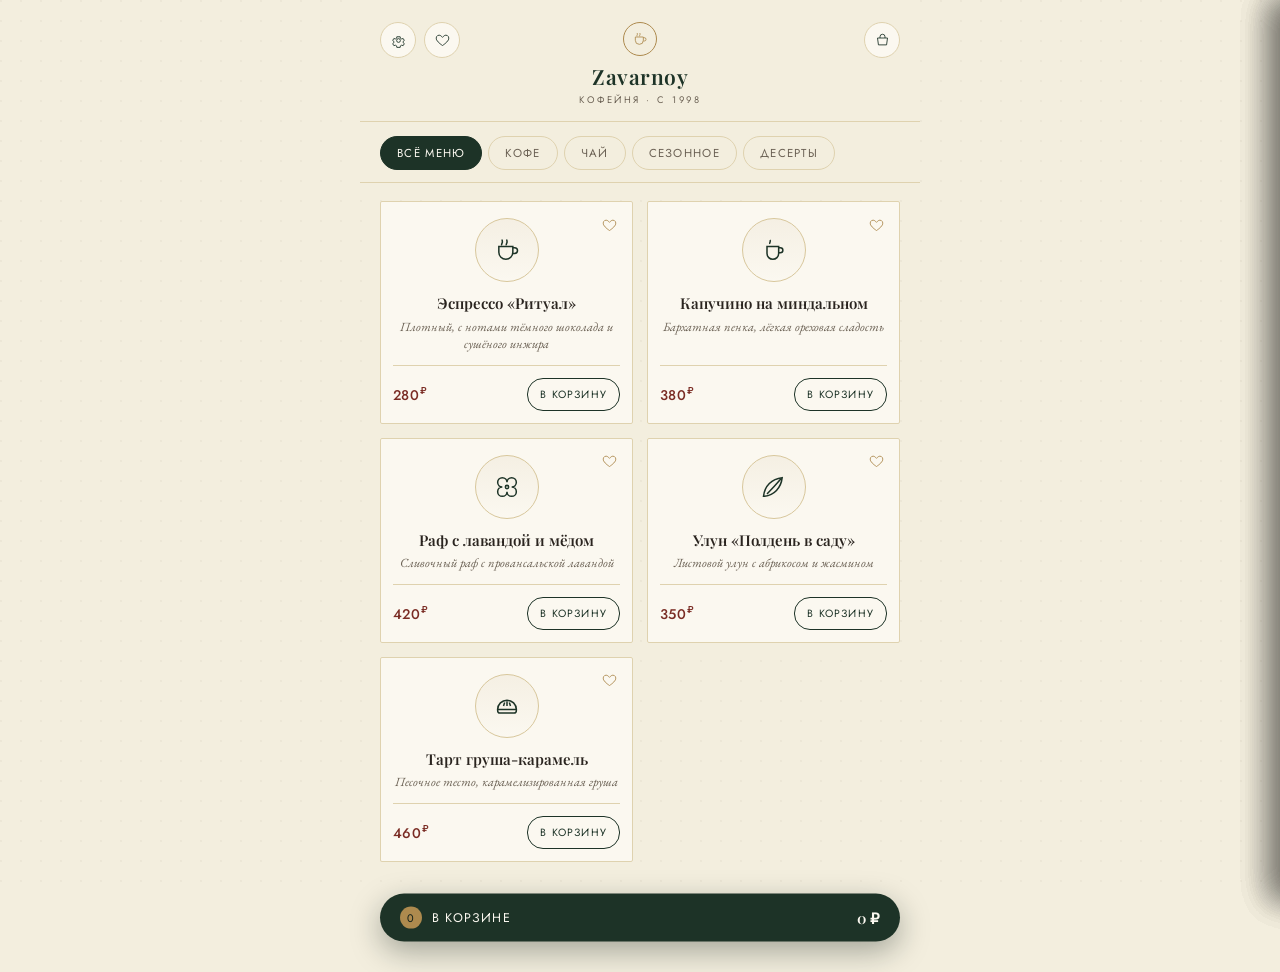
<file: index.html>
<!DOCTYPE html>
<html lang="ru">
<head>
<meta charset="UTF-8">
<meta name="viewport" content="width=device-width, initial-scale=1.0, maximum-scale=1.0, user-scalable=no">
<title>Zavarnoy — кофейня и кондитерская</title>
<link rel="preconnect" href="https://fonts.googleapis.com">
<link href="https://fonts.googleapis.com/css2?family=Playfair+Display:ital,wght@0,500;0,600;0,700;1,500&family=EB+Garamond:ital,wght@0,400;0,500;1,400&family=Jost:wght@400;500;600&display=swap" rel="stylesheet">
<style>
  :root, [data-theme="light"]{
    --cream:#F3EEDE;
    --paper:#FBF8F0;
    --forest:#1D3327;
    --forest-deep:#12201A;
    --oxblood:#7A2C24;
    --brass:#AD8A4E;
    --brass-soft:#D8C79C;
    --ink:#2A241F;
    --ink-soft:#6B6154;
    --line:#DFD2AF;
    --shadow:rgba(18,32,26,0.35);
  }
  [data-theme="dark"]{
    --cream:#151F19;
    --paper:#1E2A23;
    --forest:#AFC79E;
    --forest-deep:#8AAE79;
    --oxblood:#C97361;
    --brass:#C7A75C;
    --brass-soft:#4E4530;
    --ink:#EDE6D6;
    --ink-soft:#9C917C;
    --line:#33402F;
    --shadow:rgba(0,0,0,0.5);
  }

  *{box-sizing:border-box; -webkit-tap-highlight-color:transparent;}
  html,body{margin:0; padding:0;}
  body{
    background:var(--cream);
    color:var(--ink);
    font-family:'EB Garamond', serif;
    min-height:100vh;
    -webkit-font-smoothing:antialiased;
    transition:background .3s ease, color .3s ease;
  }
  body::before{
    content:"";
    position:fixed; inset:0;
    background-image:
      radial-gradient(circle at 1px 1px, rgba(128,115,90,0.05) 1px, transparent 0);
    background-size:20px 20px;
    pointer-events:none;
    z-index:0;
  }

  .app{position:relative; z-index:1; max-width:560px; margin:0 auto; padding-bottom:110px;}

  /* ---------- Header ---------- */
  .topbar{
    position:sticky; top:0; z-index:30;
    background:var(--cream);
    padding:22px 20px 14px;
    border-bottom:1px solid var(--line);
    transition:background .3s ease, border-color .3s ease;
  }
  .topbar-row{display:grid; grid-template-columns:1fr auto 1fr; align-items:start; gap:6px;}
  .side-icons{display:flex; gap:8px;}
  .side-icons.left{justify-self:start;}
  .side-icons.right{justify-self:end;}

  .brand{text-align:center;}
  .brand .crest{
    width:34px; height:34px; margin:0 auto 6px;
    border:1px solid var(--brass);
    border-radius:50%;
    display:flex; align-items:center; justify-content:center;
    color:var(--brass);
  }
  .brand .crest svg{width:16px; height:16px;}
  .brand h1{
    margin:0;
    font-family:'Playfair Display', serif;
    font-weight:600;
    font-size:21px;
    letter-spacing:0.5px;
    color:var(--forest);
  }
  .brand p{
    margin:3px 0 0;
    font-family:'Jost', sans-serif;
    font-size:9.5px;
    letter-spacing:2.5px;
    text-transform:uppercase;
    color:var(--ink-soft);
  }
  .icon-btn{
    position:relative;
    width:36px; height:36px;
    border:1px solid var(--line);
    background:var(--paper);
    border-radius:50%;
    display:flex; align-items:center; justify-content:center;
    cursor:pointer;
    color:var(--forest);
    flex-shrink:0;
    transition:border-color .2s ease, transform .15s ease, background .3s ease;
  }
  .icon-btn:active{transform:scale(0.93);}
  .icon-btn:hover{border-color:var(--brass);}
  .icon-btn svg{width:15px; height:15px;}
  .badge{
    position:absolute; top:-5px; right:-5px;
    min-width:16px; height:16px; padding:0 3px;
    background:var(--oxblood);
    color:var(--paper);
    border-radius:50%;
    font-family:'Jost', sans-serif;
    font-size:10px;
    display:flex; align-items:center; justify-content:center;
    border:1.5px solid var(--cream);
  }

  /* ---------- Categories ---------- */
  .categories{
    position:sticky; top:79px; z-index:29;
    background:var(--cream);
    display:flex; gap:6px;
    padding:14px 20px 12px;
    overflow-x:auto;
    scrollbar-width:none;
    border-bottom:1px solid var(--line);
    transition:background .3s ease, border-color .3s ease;
  }
  .categories::-webkit-scrollbar{display:none;}
  .chip{
    flex-shrink:0;
    font-family:'Jost', sans-serif;
    font-size:11.5px;
    letter-spacing:1.3px;
    text-transform:uppercase;
    color:var(--ink-soft);
    background:transparent;
    border:1px solid var(--line);
    padding:8px 16px;
    border-radius:20px;
    cursor:pointer;
    transition:all .2s ease;
    white-space:nowrap;
  }
  .chip.active{
    color:var(--paper);
    background:var(--forest);
    border-color:var(--forest);
  }

  /* ---------- Admin bar ---------- */
  .admin-bar{
    display:none;
    gap:8px;
    padding:0 20px 14px;
    overflow-x:auto;
    scrollbar-width:none;
  }
  .admin-bar::-webkit-scrollbar{display:none;}
  .admin-bar.show{display:flex;}
  .admin-chip{
    font-family:'Jost', sans-serif;
    font-size:11px; letter-spacing:1px; text-transform:uppercase;
    border:1px dashed var(--oxblood);
    color:var(--oxblood);
    background:transparent;
    padding:8px 14px;
    border-radius:16px;
    cursor:pointer;
    white-space:nowrap;
    display:flex; align-items:center; gap:6px;
  }
  .admin-chip svg{width:12px; height:12px;}

  /* ---------- Grid ---------- */
  .grid{
    padding:18px 20px 0;
    display:grid;
    grid-template-columns:1fr 1fr;
    gap:14px;
  }
  @media (max-width:380px){
    .grid{grid-template-columns:1fr;}
  }

  .card{
    background:var(--paper);
    border:1px solid var(--line);
    border-radius:2px;
    padding:14px 12px 12px;
    position:relative;
    display:flex; flex-direction:column;
    animation:rise .4s ease both;
    transition:background .3s ease, border-color .3s ease;
  }
  @keyframes rise{from{opacity:0; transform:translateY(6px);} to{opacity:1; transform:translateY(0);}}

  .fav-toggle{
    position:absolute; top:10px; right:10px;
    width:26px; height:26px;
    display:flex; align-items:center; justify-content:center;
    cursor:pointer;
    color:var(--brass);
    z-index:2;
  }
  .fav-toggle svg{width:15px; height:15px; transition:transform .18s ease;}
  .fav-toggle.active svg{transform:scale(1.12);}

  .admin-actions{
    position:absolute; top:10px; left:10px;
    display:flex; gap:5px;
    z-index:2;
  }
  .admin-actions button{
    width:23px; height:23px;
    border-radius:50%;
    border:1px solid var(--line);
    background:var(--paper);
    display:flex; align-items:center; justify-content:center;
    cursor:pointer;
    color:var(--ink-soft);
  }
  .admin-actions button svg{width:11px; height:11px;}
  .admin-actions button.danger:hover{color:var(--oxblood); border-color:var(--oxblood);}

  .emblem{
    width:64px; height:64px;
    margin:2px auto 12px;
    border:1px solid var(--brass-soft);
    border-radius:50%;
    display:flex; align-items:center; justify-content:center;
    background:linear-gradient(180deg, rgba(173,138,78,0.08), transparent);
  }
  .emblem svg{width:28px; height:28px; color:var(--forest); stroke:var(--forest);}

  .card h3{
    font-family:'Playfair Display', serif;
    font-weight:600;
    font-size:15px;
    line-height:1.3;
    margin:0 0 4px;
    text-align:center;
    color:var(--ink);
  }
  .card .desc{
    font-family:'EB Garamond', serif;
    font-style:italic;
    font-size:12.5px;
    line-height:1.4;
    color:var(--ink-soft);
    text-align:center;
    margin:0 0 12px;
    flex:1;
  }

  .hr{
    border:none; border-top:1px solid var(--line);
    margin:0 0 12px;
  }

  .card-footer{
    display:flex; align-items:center; justify-content:space-between;
    gap:8px;
  }
  .price{
    font-family:'Jost', sans-serif;
    font-size:14px;
    font-weight:500;
    color:var(--oxblood);
    letter-spacing:0.3px;
  }
  .price sup{font-size:10px; margin-left:1px;}

  .add-btn{
    font-family:'Jost', sans-serif;
    font-size:10.5px;
    letter-spacing:1.2px;
    text-transform:uppercase;
    color:var(--forest);
    background:transparent;
    border:1px solid var(--forest);
    padding:8px 12px;
    border-radius:16px;
    cursor:pointer;
    transition:background .2s ease, color .2s ease;
  }
  .add-btn:active{background:var(--forest); color:var(--paper);}

  .stepper{
    display:flex; align-items:center;
    border:1px solid var(--forest);
    border-radius:16px;
    overflow:hidden;
  }
  .stepper button{
    width:26px; height:26px;
    border:none; background:var(--forest); color:var(--paper);
    font-family:'Jost', sans-serif;
    font-size:14px;
    display:flex; align-items:center; justify-content:center;
    cursor:pointer;
    line-height:1;
  }
  .stepper button:active{background:var(--forest-deep);}
  .stepper .qty{
    min-width:22px;
    text-align:center;
    font-family:'Jost', sans-serif;
    font-size:12.5px;
    color:var(--forest);
  }

  /* ---------- Cart bar ---------- */
  .cartbar{
    position:fixed; left:0; right:0; bottom:16px;
    z-index:35;
    display:flex; justify-content:center;
    padding:0 20px;
    pointer-events:none;
  }
  .cartbar-inner{
    pointer-events:auto;
    max-width:520px; width:100%;
    background:var(--forest);
    color:var(--paper);
    border-radius:28px;
    padding:13px 20px;
    display:flex; align-items:center; justify-content:space-between;
    cursor:pointer;
    box-shadow:0 10px 30px var(--shadow);
    transform:translateY(120%);
    transition:transform .35s cubic-bezier(.2,.8,.3,1), background .3s ease;
  }
  .cartbar-inner.show{transform:translateY(0);}
  .cartbar-inner .left{
    display:flex; align-items:center; gap:10px;
    font-family:'Jost', sans-serif;
    font-size:12.5px; letter-spacing:1.2px; text-transform:uppercase;
  }
  .cartbar-inner .count{
    background:var(--brass);
    color:var(--forest-deep);
    width:22px; height:22px;
    border-radius:50%;
    display:flex; align-items:center; justify-content:center;
    font-size:11px;
  }
  .cartbar-inner .sum{
    font-family:'Playfair Display', serif;
    font-weight:600;
    font-size:15px;
  }

  /* ---------- Overlay + drawers ---------- */
  .overlay{
    position:fixed; inset:0;
    background:rgba(10,15,12,0.5);
    z-index:40;
    opacity:0; pointer-events:none;
    transition:opacity .25s ease;
  }
  .overlay.show{opacity:1; pointer-events:auto;}

  .drawer{
    position:fixed; right:0; top:0; bottom:0;
    width:100%; max-width:400px;
    background:var(--cream);
    z-index:41;
    transform:translateX(100%);
    transition:transform .32s cubic-bezier(.2,.8,.3,1), background .3s ease;
    display:flex; flex-direction:column;
    box-shadow:-10px 0 30px rgba(0,0,0,0.15);
  }
  .drawer.show{transform:translateX(0);}

  .drawer-head{
    padding:22px 20px 16px;
    border-bottom:1px solid var(--line);
    display:flex; align-items:center; justify-content:space-between;
  }
  .drawer-head h2{
    font-family:'Playfair Display', serif;
    font-size:19px; font-weight:600;
    margin:0;
    color:var(--forest);
  }
  .close-btn{
    width:30px; height:30px;
    border:1px solid var(--line);
    border-radius:50%;
    background:var(--paper);
    display:flex; align-items:center; justify-content:center;
    cursor:pointer;
    color:var(--ink);
  }
  .close-btn svg{width:13px; height:13px;}

  .drawer-body{
    flex:1; overflow-y:auto;
    padding:14px 20px;
  }
  .empty-note{
    text-align:center;
    font-family:'EB Garamond', serif;
    font-style:italic;
    color:var(--ink-soft);
    padding:60px 20px;
    font-size:14px;
    line-height:1.6;
  }

  .line-item{
    display:flex; align-items:center; gap:12px;
    padding:14px 0;
    border-bottom:1px solid var(--line);
  }
  .line-item .mini-emblem{
    width:44px; height:44px; flex-shrink:0;
    border:1px solid var(--brass-soft);
    border-radius:50%;
    display:flex; align-items:center; justify-content:center;
  }
  .line-item .mini-emblem svg{width:19px; height:19px; color:var(--forest); stroke:var(--forest);}
  .line-item .info{flex:1; min-width:0;}
  .line-item .info h4{
    margin:0 0 3px;
    font-family:'Playfair Display', serif;
    font-size:13.5px; font-weight:600;
    color:var(--ink);
  }
  .line-item .info .price{font-size:12px;}
  .line-item .actions{display:flex; flex-direction:column; align-items:flex-end; gap:8px;}
  .fav-add-btn{
    font-family:'Jost', sans-serif;
    font-size:10px; letter-spacing:1px; text-transform:uppercase;
    color:var(--forest); background:none; border:1px solid var(--forest);
    padding:6px 10px; border-radius:14px; cursor:pointer;
  }
  .remove-x{
    font-family:'Jost', sans-serif;
    font-size:10px; letter-spacing:1px; text-transform:uppercase;
    color:var(--ink-soft); background:none; border:none; cursor:pointer;
    text-decoration:underline; text-underline-offset:2px;
  }

  .drawer-foot{
    padding:16px 20px 26px;
    border-top:1px solid var(--line);
    background:var(--paper);
    transition:background .3s ease;
  }
  .total-row{
    display:flex; justify-content:space-between; align-items:baseline;
    margin-bottom:14px;
    font-family:'Jost', sans-serif;
  }
  .total-row .label{font-size:11px; letter-spacing:1.5px; text-transform:uppercase; color:var(--ink-soft);}
  .total-row .value{font-family:'Playfair Display', serif; font-size:20px; font-weight:600; color:var(--forest);}
  .checkout-btn, .save-btn{
    width:100%;
    background:var(--forest);
    color:var(--paper);
    border:none; padding:15px;
    font-family:'Jost', sans-serif;
    font-size:12px; letter-spacing:2px; text-transform:uppercase;
    border-radius:24px;
    cursor:pointer;
    transition:background .2s ease;
  }
  .checkout-btn:active, .save-btn:active{background:var(--forest-deep);}
  .delete-btn{
    width:100%;
    background:transparent;
    color:var(--oxblood);
    border:1px solid var(--oxblood);
    padding:13px;
    font-family:'Jost', sans-serif;
    font-size:11.5px; letter-spacing:1.5px; text-transform:uppercase;
    border-radius:24px;
    cursor:pointer;
    margin-top:10px;
  }

  .toast{
    position:fixed; left:50%; bottom:120px;
    transform:translateX(-50%) translateY(10px);
    background:var(--ink);
    color:var(--cream);
    font-family:'Jost', sans-serif;
    font-size:11.5px; letter-spacing:0.6px;
    padding:11px 18px;
    border-radius:20px;
    z-index:50;
    opacity:0; pointer-events:none;
    transition:opacity .25s ease, transform .25s ease;
  }
  .toast.show{opacity:1; transform:translateX(-50%) translateY(0);}

  /* ---------- Settings ---------- */
  .toggle-row{
    display:flex; align-items:center; justify-content:space-between;
    padding:16px 0;
    border-bottom:1px solid var(--line);
  }
  .toggle-row:last-child{border-bottom:none;}
  .toggle-row .label{font-family:'Jost', sans-serif; font-size:12.5px; letter-spacing:0.4px; color:var(--ink);}
  .toggle-row .sub{font-family:'EB Garamond', serif; font-style:italic; font-size:11.5px; color:var(--ink-soft); margin-top:3px; max-width:210px;}
  .switch{
    width:44px; height:25px; border-radius:14px;
    background:var(--line);
    position:relative; cursor:pointer; flex-shrink:0;
    transition:background .25s ease;
  }
  .switch.on{background:var(--forest);}
  .switch .knob{
    position:absolute; top:2px; left:2px;
    width:21px; height:21px; border-radius:50%;
    background:var(--paper);
    transition:transform .25s ease;
    box-shadow:0 1px 3px rgba(0,0,0,0.3);
  }
  .switch.on .knob{transform:translateX(19px);}
  .admin-note{
    margin-top:18px;
    padding:12px 14px;
    border:1px dashed var(--brass);
    border-radius:2px;
    font-family:'EB Garamond', serif;
    font-style:italic;
    font-size:12px;
    line-height:1.5;
    color:var(--ink-soft);
  }

  /* ---------- Forms ---------- */
  .field{margin-bottom:16px;}
  .field label{
    display:block;
    font-family:'Jost', sans-serif;
    font-size:10px; letter-spacing:1.5px; text-transform:uppercase;
    color:var(--ink-soft);
    margin-bottom:6px;
  }
  .field input, .field select, .field textarea{
    width:100%;
    font-family:'EB Garamond', serif;
    font-size:14.5px;
    color:var(--ink);
    background:var(--paper);
    border:1px solid var(--line);
    border-radius:2px;
    padding:10px 12px;
    outline:none;
    transition:border-color .2s ease;
  }
  .field input:focus, .field select:focus, .field textarea:focus{border-color:var(--brass);}
  .field textarea{resize:vertical; min-height:64px; font-family:'EB Garamond', serif; font-style:italic;}

  .cat-list-item{
    display:flex; align-items:center; justify-content:space-between;
    padding:12px 0;
    border-bottom:1px solid var(--line);
  }
  .cat-list-item .name{font-family:'Jost', sans-serif; font-size:12.5px; color:var(--ink);}
  .cat-list-item .count{font-family:'EB Garamond', serif; font-style:italic; font-size:11.5px; color:var(--ink-soft); margin-left:6px;}
  .cat-remove{
    width:22px; height:22px; border-radius:50%;
    border:1px solid var(--line); background:var(--paper);
    color:var(--ink-soft); cursor:pointer;
    display:flex; align-items:center; justify-content:center;
    font-size:11px;
  }
  .cat-add-row{display:flex; gap:8px; margin-top:16px;}
  .cat-add-row input{flex:1;}
  .cat-add-row button{
    font-family:'Jost', sans-serif; font-size:11px; letter-spacing:1px; text-transform:uppercase;
    background:var(--forest); color:var(--paper); border:none;
    padding:0 16px; border-radius:2px; cursor:pointer;
  }
</style>
</head>
<body>

<div class="app">
  <header class="topbar">
    <div class="topbar-row">
      <div class="side-icons left">
        <button class="icon-btn" id="settingsBtn" aria-label="Настройки">
          <svg viewBox="0 0 24 24" fill="none" stroke="currentColor" stroke-width="1.4"><path d="M12 15a3 3 0 1 0 0-6 3 3 0 0 0 0 6Z"/><path d="M19.4 13.5c.06.5.06 1.5 0 2l1.9 1.5-1.9 3.3-2.2-.9c-.8.6-1.3.9-2.2 1.2l-.3 2.4H9.3l-.3-2.4c-.9-.3-1.4-.6-2.2-1.2l-2.2.9-1.9-3.3 1.9-1.5c-.06-.5-.06-1.5 0-2L2.7 12l1.9-3.3 2.2.9c.8-.6 1.3-.9 2.2-1.2l.3-2.4h5.4l.3 2.4c.9.3 1.4.6 2.2 1.2l2.2-.9 1.9 3.3-1.9 1.5Z"/></svg>
        </button>
        <button class="icon-btn" id="favBtn" aria-label="Избранное">
          <svg viewBox="0 0 24 24" fill="none" stroke="currentColor" stroke-width="1.4"><path d="M12 20s-7-4.35-9.5-9C.86 7.02 3 3.5 6.5 3.5c2 0 3.5 1.2 5.5 3.5 2-2.3 3.5-3.5 5.5-3.5C21 3.5 23.14 7.02 21.5 11c-2.5 4.65-9.5 9-9.5 9Z"/></svg>
          <span class="badge" id="favBadge" style="display:none">0</span>
        </button>
      </div>
      <div class="brand">
        <div class="crest">
          <svg viewBox="0 0 24 24" fill="none" stroke="currentColor" stroke-width="1.3"><path d="M5 9h12v5a6 6 0 0 1-6 6 6 6 0 0 1-6-6V9Z"/><path d="M17 10h1.5a2.5 2.5 0 0 1 0 5H17"/><path d="M8 3c-.5 1 .3 1.5 0 2.5S7 7 7.5 8"/><path d="M12 3c-.5 1 .3 1.5 0 2.5S11 7 11.5 8"/></svg>
        </div>
        <h1>Zavarnoy</h1>
        <p id="brandSub">кофейня &middot;</p>
      </div>
      <div class="side-icons right">
        <button class="icon-btn" id="cartBtn" aria-label="Корзина">
          <svg viewBox="0 0 24 24" fill="none" stroke="currentColor" stroke-width="1.4"><path d="M4 8h16l-1.5 11H5.5L4 8Z"/><path d="M8 8V6a4 4 0 0 1 8 0v2"/></svg>
          <span class="badge" id="cartBadge" style="display:none">0</span>
        </button>
      </div>
    </div>
  </header>

  <nav class="categories" id="categories"></nav>
  <div class="admin-bar" id="adminBar">
    <button class="admin-chip" id="addProductBtn">
      <svg viewBox="0 0 24 24" fill="none" stroke="currentColor" stroke-width="1.6"><path d="M12 5v14M5 12h14"/></svg>
      Добавить товар
    </button>
    <button class="admin-chip" id="manageCatBtn">
      <svg viewBox="0 0 24 24" fill="none" stroke="currentColor" stroke-width="1.6"><path d="M4 6h16M4 12h10M4 18h13"/></svg>
      Категории
    </button>
  </div>

  <main class="grid" id="grid"></main>
</div>

<div class="cartbar" id="cartbarWrap">
  <div class="cartbar-inner" id="cartbarInner">
    <div class="left"><span class="count" id="cartbarCount">0</span> В корзине</div>
    <div class="sum" id="cartbarSum">0 ₽</div>
  </div>
</div>

<div class="overlay" id="overlay"></div>

<aside class="drawer" id="cartDrawer">
  <div class="drawer-head">
    <h2>Корзина</h2>
    <button class="close-btn" data-close><svg viewBox="0 0 24 24" fill="none" stroke="currentColor" stroke-width="1.6"><path d="M5 5l14 14M19 5L5 19"/></svg></button>
  </div>
  <div class="drawer-body" id="cartBody"></div>
  <div class="drawer-foot">
    <div class="total-row">
      <span class="label">Итого</span>
      <span class="value" id="cartTotal">0 ₽</span>
    </div>
    <button class="checkout-btn" id="checkoutBtn">Оформить заказ</button>
  </div>
</aside>

<aside class="drawer" id="favDrawer">
  <div class="drawer-head">
    <h2>Избранное</h2>
    <button class="close-btn" data-close><svg viewBox="0 0 24 24" fill="none" stroke="currentColor" stroke-width="1.6"><path d="M5 5l14 14M19 5L5 19"/></svg></button>
  </div>
  <div class="drawer-body" id="favBody"></div>
</aside>

<aside class="drawer" id="settingsDrawer">
  <div class="drawer-head">
    <h2>Настройки</h2>
    <button class="close-btn" data-close><svg viewBox="0 0 24 24" fill="none" stroke="currentColor" stroke-width="1.6"><path d="M5 5l14 14M19 5L5 19"/></svg></button>
  </div>
  <div class="drawer-body">
    <div class="toggle-row">
      <div>
        <div class="label">Тёмная тема</div>
        <div class="sub">Мягкий полумрак вместо кремовой бумаги</div>
      </div>
      <div class="switch" id="themeSwitch"><div class="knob"></div></div>
    </div>
    <div class="toggle-row">
      <div>
        <div class="label">Режим администратора</div>
        <div class="sub">Позволяет редактировать меню и категории</div>
      </div>
      <div class="switch" id="adminSwitch"><div class="knob"></div></div>
    </div>
    <div class="admin-note">На боевом сервере доступ к режиму администратора должен определяться бэкендом по Telegram ID пользователя, а не этим переключателем — он оставлен здесь только для предпросмотра интерфейса.</div>
  </div>
</aside>

<aside class="drawer" id="formDrawer">
  <div class="drawer-head">
    <h2 id="formTitle">Новый товар</h2>
    <button class="close-btn" data-close><svg viewBox="0 0 24 24" fill="none" stroke="currentColor" stroke-width="1.6"><path d="M5 5l14 14M19 5L5 19"/></svg></button>
  </div>
  <div class="drawer-body">
    <div class="field">
      <label>Название</label>
      <input type="text" id="prodName" placeholder="Например, Флэт уайт">
    </div>
    <div class="field">
      <label>Описание</label>
      <textarea id="prodDesc" placeholder="Короткое описание вкуса"></textarea>
    </div>
    <div class="field">
      <label>Цена, ₽</label>
      <input type="number" id="prodPrice" placeholder="380">
    </div>
    <div class="field">
      <label>Категория</label>
      <select id="prodCategory"></select>
    </div>
    <div class="field">
      <label>Эмблема</label>
      <select id="prodIcon">
        <option value="cup">Чашка эспрессо</option>
        <option value="latte">Чашка с пенкой</option>
        <option value="bloom">Цветок</option>
        <option value="leaf">Лист</option>
        <option value="tart">Тарт</option>
      </select>
    </div>
  </div>
  <div class="drawer-foot">
    <button class="save-btn" id="saveProductBtn">Сохранить</button>
    <button class="delete-btn" id="deleteProductBtn" style="display:none">Удалить товар</button>
  </div>
</aside>

<aside class="drawer" id="catDrawer">
  <div class="drawer-head">
    <h2>Категории</h2>
    <button class="close-btn" data-close><svg viewBox="0 0 24 24" fill="none" stroke="currentColor" stroke-width="1.6"><path d="M5 5l14 14M19 5L5 19"/></svg></button>
  </div>
  <div class="drawer-body">
    <div id="catList"></div>
    <div class="cat-add-row">
      <input type="text" id="newCatName" placeholder="Новая категория">
      <button id="addCatBtn">Добавить</button>
    </div>
  </div>
</aside>

<div class="toast" id="toast"></div>

<script>
/* ---------------- data ---------------- */
/* backend later replaces PRODUCTS/CATEGORIES with real data from an API — shapes kept simple on purpose */
const ICONS = {
  cup: `<path d="M5 9h12v5a6 6 0 0 1-6 6 6 6 0 0 1-6-6V9Z"/><path d="M17 10h1.5a2.5 2.5 0 0 1 0 5H17"/><path d="M8 3c-.5 1 .3 1.5 0 2.5S7 7 7.5 8"/><path d="M12 3c-.5 1 .3 1.5 0 2.5S11 7 11.5 8"/>`,
  latte: `<path d="M6 9h10v6a5 5 0 0 1-5 5 5 5 0 0 1-5-5V9Z"/><path d="M16 10h1.4a2.2 2.2 0 0 1 0 4.4H16"/><path d="M8.5 3.5c1.2 1.2-.8 2 0 3.2"/>`,
  bloom: `<path d="M12 8a4 4 0 1 1 4 4 4 4 0 1 1-4 4 4 4 0 1 1-4-4 4 4 0 1 1 4-4Z"/><circle cx="12" cy="12" r="1.4"/>`,
  leaf: `<path d="M4 20c8-1 14-7 15-16-9 1-15 7-16 16Z"/><path d="M6 18c3-3 6-6 12-13"/>`,
  tart: `<path d="M4 15a8 8 0 0 1 16 0"/><path d="M4 15h16v1a2 2 0 0 1-2 2H6a2 2 0 0 1-2-2v-1Z"/><path d="M9 12l1-3M12 12V8M15 12l-1-3"/>`
};
const ICON_LABELS = { cup:'Чашка эспрессо', latte:'Чашка с пенкой', bloom:'Цветок', leaf:'Лист', tart:'Тарт' };

let PRODUCTS = [
  { id:1, name:'Эспрессо «Ритуал»', desc:'Плотный, с нотами тёмного шоколада и сушёного инжира', price:280, category:'coffee', icon:'cup' },
  { id:2, name:'Капучино на миндальном', desc:'Бархатная пенка, лёгкая ореховая сладость', price:380, category:'coffee', icon:'latte' },
  { id:3, name:'Раф с лавандой и мёдом', desc:'Сливочный раф с провансальской лавандой', price:420, category:'seasonal', icon:'bloom' },
  { id:4, name:'Улун «Полдень в саду»', desc:'Листовой улун с абрикосом и жасмином', price:350, category:'tea', icon:'leaf' },
  { id:5, name:'Тарт груша-карамель', desc:'Песочное тесто, карамелизированная груша', price:460, category:'desserts', icon:'tart' },
];
let nextProductId = 6;

let CATEGORIES = [
  { id:'coffee', label:'Кофе' },
  { id:'tea', label:'Чай' },
  { id:'seasonal', label:'Сезонное' },
  { id:'desserts', label:'Десерты' },
];
let nextCatId = 1;

/* ---------------- state ---------------- */
let activeCategory = 'all';
let cart = {};
let favorites = new Set();
let theme = (window.matchMedia && window.matchMedia('(prefers-color-scheme: dark)').matches) ? 'dark' : 'light';
let isAdmin = false;
let editingProductId = null;

/* ---------------- helpers ---------------- */
const fmt = n => n.toLocaleString('ru-RU') + ' ₽';
const productById = id => PRODUCTS.find(p => p.id === id);
const categoryLabel = id => (CATEGORIES.find(c=>c.id===id)||{}).label || id;

function cartCount(){ return Object.values(cart).reduce((a,b)=>a+b,0); }
function cartSum(){ return Object.entries(cart).reduce((s,[id,qty]) => s + productById(Number(id)).price*qty, 0); }

function showToast(msg){
  const t = document.getElementById('toast');
  t.textContent = msg;
  t.classList.add('show');
  clearTimeout(showToast._t);
  showToast._t = setTimeout(()=> t.classList.remove('show'), 1700);
}

/* ---------------- theme ---------------- */
function applyTheme(){
  document.documentElement.setAttribute('data-theme', theme);
  document.getElementById('themeSwitch').classList.toggle('on', theme==='dark');
}
function toggleTheme(){
  theme = theme === 'dark' ? 'light' : 'dark';
  applyTheme();
}

/* ---------------- admin mode ---------------- */
function applyAdmin(){
  document.getElementById('adminSwitch').classList.toggle('on', isAdmin);
  document.getElementById('adminBar').classList.toggle('show', isAdmin);
  document.getElementById('brandSub').textContent = isAdmin ? 'режим администратора' : 'кофейня · с 1998';
  renderGrid();
}
function toggleAdmin(){
  isAdmin = !isAdmin;
  applyAdmin();
}

/* ---------------- render: categories ---------------- */
function renderCategories(){
  const wrap = document.getElementById('categories');
  const all = [{id:'all', label:'Всё меню'}, ...CATEGORIES];
  wrap.innerHTML = all.map(c => `
    <button class="chip ${c.id===activeCategory?'active':''}" data-cat="${c.id}">${c.label}</button>
  `).join('');
  wrap.querySelectorAll('.chip').forEach(btn=>{
    btn.addEventListener('click', ()=>{
      activeCategory = btn.dataset.cat;
      renderCategories();
      renderGrid();
    });
  });
}

/* ---------------- render: product grid ---------------- */
function renderGrid(){
  const grid = document.getElementById('grid');
  const list = activeCategory==='all' ? PRODUCTS : PRODUCTS.filter(p=>p.category===activeCategory);
  if(list.length===0){
    grid.innerHTML = `<p class="empty-note" style="grid-column:1/-1">В этой категории пока пусто.</p>`;
  } else {
    grid.innerHTML = list.map(p => cardTemplate(p)).join('');
  }
  attachCardEvents();
}

function cardTemplate(p){
  const qty = cart[p.id] || 0;
  const isFav = favorites.has(p.id);
  return `
  <div class="card" data-id="${p.id}">
    ${isAdmin ? `
    <div class="admin-actions">
      <button data-edit="${p.id}" aria-label="Редактировать"><svg viewBox="0 0 24 24" fill="none" stroke="currentColor" stroke-width="1.6"><path d="M16.5 3.5a2.1 2.1 0 0 1 3 3L7 19l-4 1 1-4Z"/></svg></button>
      <button class="danger" data-del="${p.id}" aria-label="Удалить"><svg viewBox="0 0 24 24" fill="none" stroke="currentColor" stroke-width="1.6"><path d="M4 7h16M9 7V4h6v3M6 7l1 13h10l1-13"/></svg></button>
    </div>` : `
    <div class="fav-toggle ${isFav?'active':''}" data-fav="${p.id}">
      <svg viewBox="0 0 24 24" fill="${isFav?'currentColor':'none'}" stroke="currentColor" stroke-width="1.4">
        <path d="M12 20s-7-4.35-9.5-9C.86 7.02 3 3.5 6.5 3.5c2 0 3.5 1.2 5.5 3.5 2-2.3 3.5-3.5 5.5-3.5C21 3.5 23.14 7.02 21.5 11c-2.5 4.65-9.5 9-9.5 9Z"/>
      </svg>
    </div>`}
    <div class="emblem"><svg viewBox="0 0 24 24" fill="none" stroke-width="1.3">${ICONS[p.icon]}</svg></div>
    <h3>${p.name}</h3>
    <p class="desc">${p.desc}</p>
    <hr class="hr">
    <div class="card-footer">
      <span class="price">${p.price}<sup>₽</sup></span>
      ${qty>0 ? `
        <div class="stepper">
          <button data-dec="${p.id}">−</button>
          <span class="qty">${qty}</span>
          <button data-inc="${p.id}">+</button>
        </div>` : `
        <button class="add-btn" data-add="${p.id}">В корзину</button>`
      }
    </div>
  </div>`;
}

function attachCardEvents(){
  document.querySelectorAll('[data-add]').forEach(el=> el.addEventListener('click', ()=> changeQty(Number(el.dataset.add), 1)));
  document.querySelectorAll('[data-inc]').forEach(el=> el.addEventListener('click', ()=> changeQty(Number(el.dataset.inc), 1)));
  document.querySelectorAll('[data-dec]').forEach(el=> el.addEventListener('click', ()=> changeQty(Number(el.dataset.dec), -1)));
  document.querySelectorAll('[data-fav]').forEach(el=> el.addEventListener('click', ()=> toggleFav(Number(el.dataset.fav))));
  document.querySelectorAll('[data-edit]').forEach(el=> el.addEventListener('click', ()=> openProductForm(Number(el.dataset.edit))));
  document.querySelectorAll('[data-del]').forEach(el=> el.addEventListener('click', ()=> deleteProduct(Number(el.dataset.del))));
}

function changeQty(id, delta){
  const next = (cart[id]||0) + delta;
  if(next <= 0){ delete cart[id]; } else { cart[id] = next; }
  renderGrid();
  renderCartbar();
  renderCartDrawer();
}

function toggleFav(id){
  if(favorites.has(id)){ favorites.delete(id); } else { favorites.add(id); showToast('Добавлено в избранное'); }
  renderGrid();
  renderFavDrawer();
  renderFavBadge();
}

/* ---------------- render: floating cart bar ---------------- */
function renderCartbar(){
  const inner = document.getElementById('cartbarInner');
  const count = cartCount();
  document.getElementById('cartbarCount').textContent = count;
  document.getElementById('cartbarSum').textContent = fmt(cartSum());
  inner.classList.toggle('show', count>0);
  const badge = document.getElementById('cartBadge');
  badge.textContent = count;
  badge.style.display = count>0 ? 'flex' : 'none';
}

function renderFavBadge(){
  const badge = document.getElementById('favBadge');
  badge.textContent = favorites.size;
  badge.style.display = favorites.size>0 ? 'flex' : 'none';
}

/* ---------------- render: cart drawer ---------------- */
function renderCartDrawer(){
  const body = document.getElementById('cartBody');
  const ids = Object.keys(cart);
  if(ids.length===0){
    body.innerHTML = `<p class="empty-note">Корзина пока пуста.<br>Загляните в меню — там ждёт что-то тёплое.</p>`;
  } else {
    body.innerHTML = ids.map(id=>{
      const p = productById(Number(id));
      const qty = cart[id];
      return `
      <div class="line-item">
        <div class="mini-emblem"><svg viewBox="0 0 24 24" fill="none" stroke-width="1.3">${ICONS[p.icon]}</svg></div>
        <div class="info">
          <h4>${p.name}</h4>
          <span class="price">${fmt(p.price*qty)}</span>
        </div>
        <div class="stepper">
          <button data-cdec="${p.id}">−</button>
          <span class="qty">${qty}</span>
          <button data-cinc="${p.id}">+</button>
        </div>
      </div>`;
    }).join('');
    body.querySelectorAll('[data-cinc]').forEach(el=> el.addEventListener('click', ()=> changeQty(Number(el.dataset.cinc), 1)));
    body.querySelectorAll('[data-cdec]').forEach(el=> el.addEventListener('click', ()=> changeQty(Number(el.dataset.cdec), -1)));
  }
  document.getElementById('cartTotal').textContent = fmt(cartSum());
}

/* ---------------- render: favorites drawer ---------------- */
function renderFavDrawer(){
  const body = document.getElementById('favBody');
  if(favorites.size===0){
    body.innerHTML = `<p class="empty-note">Пока ничего не отмечено.<br>Нажмите на сердце у понравившегося напитка.</p>`;
    return;
  }
  body.innerHTML = [...favorites].map(id=>{
    const p = productById(id);
    if(!p) return '';
    return `
    <div class="line-item">
      <div class="mini-emblem"><svg viewBox="0 0 24 24" fill="none" stroke-width="1.3">${ICONS[p.icon]}</svg></div>
      <div class="info">
        <h4>${p.name}</h4>
        <span class="price">${fmt(p.price)}</span>
      </div>
      <div class="actions">
        <button class="fav-add-btn" data-favadd="${p.id}">В корзину</button>
        <button class="remove-x" data-favrm="${p.id}">убрать</button>
      </div>
    </div>`;
  }).join('');
  body.querySelectorAll('[data-favadd]').forEach(el=> el.addEventListener('click', ()=>{
    changeQty(Number(el.dataset.favadd), 1);
    showToast('Добавлено в корзину');
  }));
  body.querySelectorAll('[data-favrm]').forEach(el=> el.addEventListener('click', ()=>{
    favorites.delete(Number(el.dataset.favrm));
    renderFavDrawer();
    renderFavBadge();
    renderGrid();
  }));
}

/* ---------------- product form (admin) ---------------- */
function fillCategorySelect(){
  const sel = document.getElementById('prodCategory');
  sel.innerHTML = CATEGORIES.map(c=>`<option value="${c.id}">${c.label}</option>`).join('');
}

function openProductForm(id){
  editingProductId = id;
  fillCategorySelect();
  const isEdit = id !== null;
  document.getElementById('formTitle').textContent = isEdit ? 'Редактировать товар' : 'Новый товар';
  document.getElementById('deleteProductBtn').style.display = isEdit ? 'block' : 'none';
  if(isEdit){
    const p = productById(id);
    document.getElementById('prodName').value = p.name;
    document.getElementById('prodDesc').value = p.desc;
    document.getElementById('prodPrice').value = p.price;
    document.getElementById('prodCategory').value = p.category;
    document.getElementById('prodIcon').value = p.icon;
  } else {
    document.getElementById('prodName').value = '';
    document.getElementById('prodDesc').value = '';
    document.getElementById('prodPrice').value = '';
    if(CATEGORIES.length) document.getElementById('prodCategory').value = CATEGORIES[0].id;
    document.getElementById('prodIcon').value = 'cup';
  }
  openDrawer(document.getElementById('formDrawer'));
}

function saveProduct(){
  const name = document.getElementById('prodName').value.trim();
  const desc = document.getElementById('prodDesc').value.trim();
  const price = Number(document.getElementById('prodPrice').value);
  const category = document.getElementById('prodCategory').value;
  const icon = document.getElementById('prodIcon').value;

  if(!name || !price || price<=0){
    showToast('Заполните название и цену');
    return;
  }
  if(!category){
    showToast('Сначала добавьте хотя бы одну категорию');
    return;
  }

  if(editingProductId !== null){
    const p = productById(editingProductId);
    Object.assign(p, { name, desc, price, category, icon });
    showToast('Товар обновлён');
  } else {
    PRODUCTS.push({ id: nextProductId++, name, desc, price, category, icon });
    showToast('Товар добавлен');
  }
  closeDrawers();
  renderGrid();
}

function deleteProduct(id){
  if(!confirm('Удалить этот товар из меню?')) return;
  PRODUCTS = PRODUCTS.filter(p=>p.id!==id);
  delete cart[id];
  favorites.delete(id);
  closeDrawers();
  renderGrid();
  renderCartbar();
  renderCartDrawer();
  renderFavBadge();
  showToast('Товар удалён');
}

/* ---------------- category manager (admin) ---------------- */
function renderCategoryManager(){
  const wrap = document.getElementById('catList');
  if(CATEGORIES.length===0){
    wrap.innerHTML = `<p class="empty-note">Категорий пока нет — добавьте первую ниже.</p>`;
  } else {
    wrap.innerHTML = CATEGORIES.map(c=>{
      const count = PRODUCTS.filter(p=>p.category===c.id).length;
      return `
      <div class="cat-list-item">
        <div><span class="name">${c.label}</span><span class="count">· ${count} товар(ов)</span></div>
        <button class="cat-remove" data-catrm="${c.id}">✕</button>
      </div>`;
    }).join('');
    wrap.querySelectorAll('[data-catrm]').forEach(el=> el.addEventListener('click', ()=> removeCategory(el.dataset.catrm)));
  }
}

function addCategory(){
  const input = document.getElementById('newCatName');
  const label = input.value.trim();
  if(!label) return;
  CATEGORIES.push({ id:'cat'+(nextCatId++), label });
  input.value = '';
  renderCategoryManager();
  renderCategories();
  showToast('Категория добавлена');
}

function removeCategory(id){
  const used = PRODUCTS.some(p=>p.category===id);
  if(used){
    showToast('Сначала перенесите товары в другую категорию');
    return;
  }
  CATEGORIES = CATEGORIES.filter(c=>c.id!==id);
  if(activeCategory===id) activeCategory = 'all';
  renderCategoryManager();
  renderCategories();
  renderGrid();
}

/* ---------------- drawers open/close ---------------- */
const overlay = document.getElementById('overlay');
const allDrawers = ['cartDrawer','favDrawer','settingsDrawer','formDrawer','catDrawer'].map(id=>document.getElementById(id));

function openDrawer(drawer){
  closeDrawers(false);
  drawer.classList.add('show');
  overlay.classList.add('show');
}
function closeDrawers(hideOverlay=true){
  allDrawers.forEach(d=> d.classList.remove('show'));
  if(hideOverlay) overlay.classList.remove('show');
}

document.getElementById('cartBtn').addEventListener('click', ()=>{ renderCartDrawer(); openDrawer(document.getElementById('cartDrawer')); });
document.getElementById('cartbarInner').addEventListener('click', ()=>{ renderCartDrawer(); openDrawer(document.getElementById('cartDrawer')); });
document.getElementById('favBtn').addEventListener('click', ()=>{ renderFavDrawer(); openDrawer(document.getElementById('favDrawer')); });
document.getElementById('settingsBtn').addEventListener('click', ()=> openDrawer(document.getElementById('settingsDrawer')));
document.getElementById('addProductBtn').addEventListener('click', ()=> openProductForm(null));
document.getElementById('manageCatBtn').addEventListener('click', ()=>{ renderCategoryManager(); openDrawer(document.getElementById('catDrawer')); });
document.getElementById('saveProductBtn').addEventListener('click', saveProduct);
document.getElementById('deleteProductBtn').addEventListener('click', ()=> deleteProduct(editingProductId));
document.getElementById('addCatBtn').addEventListener('click', addCategory);
document.getElementById('themeSwitch').addEventListener('click', toggleTheme);
document.getElementById('adminSwitch').addEventListener('click', toggleAdmin);
overlay.addEventListener('click', ()=>closeDrawers());
document.querySelectorAll('[data-close]').forEach(el=> el.addEventListener('click', ()=>closeDrawers()));

/* ---------------- checkout ---------------- */
document.getElementById('checkoutBtn').addEventListener('click', ()=>{
  if(cartCount()===0){ showToast('Корзина пуста'); return; }
  // На бэкенде: отправка заказа боту, например через Telegram.WebApp.sendData
  const payload = JSON.stringify({ items: cart, total: cartSum() });
  if(window.Telegram && window.Telegram.WebApp){
    window.Telegram.WebApp.sendData(payload);
  } else {
    showToast('Заказ оформлен: ' + fmt(cartSum()));
  }
});

/* ---------------- Telegram WebApp integration (safe no-op outside Telegram) ---------------- */
if(window.Telegram && window.Telegram.WebApp){
  window.Telegram.WebApp.ready();
  window.Telegram.WebApp.expand();
}

/* ---------------- init ---------------- */
applyTheme();
applyAdmin();
renderCategories();
renderGrid();
renderCartbar();
renderFavBadge();
</script>
</body>
</html>
</file>
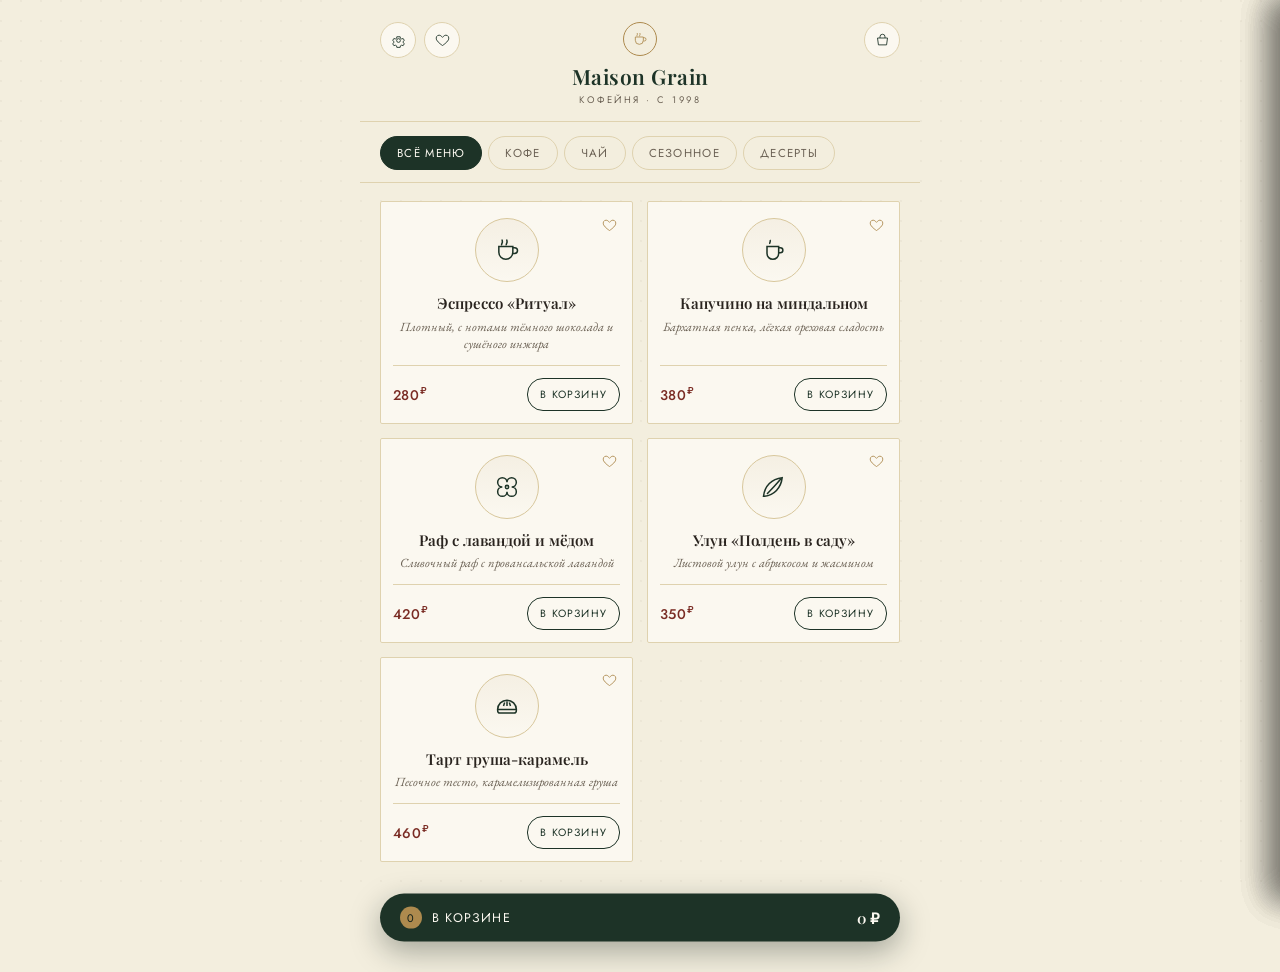
<file: coffee-app.html>
<!DOCTYPE html>
<html lang="ru">
<head>
<meta charset="UTF-8">
<meta name="viewport" content="width=device-width, initial-scale=1.0, maximum-scale=1.0, user-scalable=no">
<title>Maison Grain — кофейня</title>
<link rel="preconnect" href="https://fonts.googleapis.com">
<link href="https://fonts.googleapis.com/css2?family=Playfair+Display:ital,wght@0,500;0,600;0,700;1,500&family=EB+Garamond:ital,wght@0,400;0,500;1,400&family=Jost:wght@400;500;600&display=swap" rel="stylesheet">
<style>
  :root, [data-theme="light"]{
    --cream:#F3EEDE;
    --paper:#FBF8F0;
    --forest:#1D3327;
    --forest-deep:#12201A;
    --oxblood:#7A2C24;
    --brass:#AD8A4E;
    --brass-soft:#D8C79C;
    --ink:#2A241F;
    --ink-soft:#6B6154;
    --line:#DFD2AF;
    --shadow:rgba(18,32,26,0.35);
  }
  [data-theme="dark"]{
    --cream:#151F19;
    --paper:#1E2A23;
    --forest:#AFC79E;
    --forest-deep:#8AAE79;
    --oxblood:#C97361;
    --brass:#C7A75C;
    --brass-soft:#4E4530;
    --ink:#EDE6D6;
    --ink-soft:#9C917C;
    --line:#33402F;
    --shadow:rgba(0,0,0,0.5);
  }

  *{box-sizing:border-box; -webkit-tap-highlight-color:transparent;}
  html,body{margin:0; padding:0;}
  body{
    background:var(--cream);
    color:var(--ink);
    font-family:'EB Garamond', serif;
    min-height:100vh;
    -webkit-font-smoothing:antialiased;
    transition:background .3s ease, color .3s ease;
  }
  body::before{
    content:"";
    position:fixed; inset:0;
    background-image:
      radial-gradient(circle at 1px 1px, rgba(128,115,90,0.05) 1px, transparent 0);
    background-size:20px 20px;
    pointer-events:none;
    z-index:0;
  }

  .app{position:relative; z-index:1; max-width:560px; margin:0 auto; padding-bottom:110px;}

  /* ---------- Header ---------- */
  .topbar{
    position:sticky; top:0; z-index:30;
    background:var(--cream);
    padding:22px 20px 14px;
    border-bottom:1px solid var(--line);
    transition:background .3s ease, border-color .3s ease;
  }
  .topbar-row{display:grid; grid-template-columns:1fr auto 1fr; align-items:start; gap:6px;}
  .side-icons{display:flex; gap:8px;}
  .side-icons.left{justify-self:start;}
  .side-icons.right{justify-self:end;}

  .brand{text-align:center;}
  .brand .crest{
    width:34px; height:34px; margin:0 auto 6px;
    border:1px solid var(--brass);
    border-radius:50%;
    display:flex; align-items:center; justify-content:center;
    color:var(--brass);
  }
  .brand .crest svg{width:16px; height:16px;}
  .brand h1{
    margin:0;
    font-family:'Playfair Display', serif;
    font-weight:600;
    font-size:21px;
    letter-spacing:0.5px;
    color:var(--forest);
  }
  .brand p{
    margin:3px 0 0;
    font-family:'Jost', sans-serif;
    font-size:9.5px;
    letter-spacing:2.5px;
    text-transform:uppercase;
    color:var(--ink-soft);
  }
  .icon-btn{
    position:relative;
    width:36px; height:36px;
    border:1px solid var(--line);
    background:var(--paper);
    border-radius:50%;
    display:flex; align-items:center; justify-content:center;
    cursor:pointer;
    color:var(--forest);
    flex-shrink:0;
    transition:border-color .2s ease, transform .15s ease, background .3s ease;
  }
  .icon-btn:active{transform:scale(0.93);}
  .icon-btn:hover{border-color:var(--brass);}
  .icon-btn svg{width:15px; height:15px;}
  .badge{
    position:absolute; top:-5px; right:-5px;
    min-width:16px; height:16px; padding:0 3px;
    background:var(--oxblood);
    color:var(--paper);
    border-radius:50%;
    font-family:'Jost', sans-serif;
    font-size:10px;
    display:flex; align-items:center; justify-content:center;
    border:1.5px solid var(--cream);
  }

  /* ---------- Categories ---------- */
  .categories{
    position:sticky; top:79px; z-index:29;
    background:var(--cream);
    display:flex; gap:6px;
    padding:14px 20px 12px;
    overflow-x:auto;
    scrollbar-width:none;
    border-bottom:1px solid var(--line);
    transition:background .3s ease, border-color .3s ease;
  }
  .categories::-webkit-scrollbar{display:none;}
  .chip{
    flex-shrink:0;
    font-family:'Jost', sans-serif;
    font-size:11.5px;
    letter-spacing:1.3px;
    text-transform:uppercase;
    color:var(--ink-soft);
    background:transparent;
    border:1px solid var(--line);
    padding:8px 16px;
    border-radius:20px;
    cursor:pointer;
    transition:all .2s ease;
    white-space:nowrap;
  }
  .chip.active{
    color:var(--paper);
    background:var(--forest);
    border-color:var(--forest);
  }

  /* ---------- Admin bar ---------- */
  .admin-bar{
    display:none;
    gap:8px;
    padding:0 20px 14px;
    overflow-x:auto;
    scrollbar-width:none;
  }
  .admin-bar::-webkit-scrollbar{display:none;}
  .admin-bar.show{display:flex;}
  .admin-chip{
    font-family:'Jost', sans-serif;
    font-size:11px; letter-spacing:1px; text-transform:uppercase;
    border:1px dashed var(--oxblood);
    color:var(--oxblood);
    background:transparent;
    padding:8px 14px;
    border-radius:16px;
    cursor:pointer;
    white-space:nowrap;
    display:flex; align-items:center; gap:6px;
  }
  .admin-chip svg{width:12px; height:12px;}

  /* ---------- Grid ---------- */
  .grid{
    padding:18px 20px 0;
    display:grid;
    grid-template-columns:1fr 1fr;
    gap:14px;
  }
  @media (max-width:380px){
    .grid{grid-template-columns:1fr;}
  }

  .card{
    background:var(--paper);
    border:1px solid var(--line);
    border-radius:2px;
    padding:14px 12px 12px;
    position:relative;
    display:flex; flex-direction:column;
    animation:rise .4s ease both;
    transition:background .3s ease, border-color .3s ease;
  }
  @keyframes rise{from{opacity:0; transform:translateY(6px);} to{opacity:1; transform:translateY(0);}}

  .fav-toggle{
    position:absolute; top:10px; right:10px;
    width:26px; height:26px;
    display:flex; align-items:center; justify-content:center;
    cursor:pointer;
    color:var(--brass);
    z-index:2;
  }
  .fav-toggle svg{width:15px; height:15px; transition:transform .18s ease;}
  .fav-toggle.active svg{transform:scale(1.12);}

  .admin-actions{
    position:absolute; top:10px; left:10px;
    display:flex; gap:5px;
    z-index:2;
  }
  .admin-actions button{
    width:23px; height:23px;
    border-radius:50%;
    border:1px solid var(--line);
    background:var(--paper);
    display:flex; align-items:center; justify-content:center;
    cursor:pointer;
    color:var(--ink-soft);
  }
  .admin-actions button svg{width:11px; height:11px;}
  .admin-actions button.danger:hover{color:var(--oxblood); border-color:var(--oxblood);}

  .emblem{
    width:64px; height:64px;
    margin:2px auto 12px;
    border:1px solid var(--brass-soft);
    border-radius:50%;
    display:flex; align-items:center; justify-content:center;
    background:linear-gradient(180deg, rgba(173,138,78,0.08), transparent);
  }
  .emblem svg{width:28px; height:28px; color:var(--forest); stroke:var(--forest);}

  .card h3{
    font-family:'Playfair Display', serif;
    font-weight:600;
    font-size:15px;
    line-height:1.3;
    margin:0 0 4px;
    text-align:center;
    color:var(--ink);
  }
  .card .desc{
    font-family:'EB Garamond', serif;
    font-style:italic;
    font-size:12.5px;
    line-height:1.4;
    color:var(--ink-soft);
    text-align:center;
    margin:0 0 12px;
    flex:1;
  }

  .hr{
    border:none; border-top:1px solid var(--line);
    margin:0 0 12px;
  }

  .card-footer{
    display:flex; align-items:center; justify-content:space-between;
    gap:8px;
  }
  .price{
    font-family:'Jost', sans-serif;
    font-size:14px;
    font-weight:500;
    color:var(--oxblood);
    letter-spacing:0.3px;
  }
  .price sup{font-size:10px; margin-left:1px;}

  .add-btn{
    font-family:'Jost', sans-serif;
    font-size:10.5px;
    letter-spacing:1.2px;
    text-transform:uppercase;
    color:var(--forest);
    background:transparent;
    border:1px solid var(--forest);
    padding:8px 12px;
    border-radius:16px;
    cursor:pointer;
    transition:background .2s ease, color .2s ease;
  }
  .add-btn:active{background:var(--forest); color:var(--paper);}

  .stepper{
    display:flex; align-items:center;
    border:1px solid var(--forest);
    border-radius:16px;
    overflow:hidden;
  }
  .stepper button{
    width:26px; height:26px;
    border:none; background:var(--forest); color:var(--paper);
    font-family:'Jost', sans-serif;
    font-size:14px;
    display:flex; align-items:center; justify-content:center;
    cursor:pointer;
    line-height:1;
  }
  .stepper button:active{background:var(--forest-deep);}
  .stepper .qty{
    min-width:22px;
    text-align:center;
    font-family:'Jost', sans-serif;
    font-size:12.5px;
    color:var(--forest);
  }

  /* ---------- Cart bar ---------- */
  .cartbar{
    position:fixed; left:0; right:0; bottom:16px;
    z-index:35;
    display:flex; justify-content:center;
    padding:0 20px;
    pointer-events:none;
  }
  .cartbar-inner{
    pointer-events:auto;
    max-width:520px; width:100%;
    background:var(--forest);
    color:var(--paper);
    border-radius:28px;
    padding:13px 20px;
    display:flex; align-items:center; justify-content:space-between;
    cursor:pointer;
    box-shadow:0 10px 30px var(--shadow);
    transform:translateY(120%);
    transition:transform .35s cubic-bezier(.2,.8,.3,1), background .3s ease;
  }
  .cartbar-inner.show{transform:translateY(0);}
  .cartbar-inner .left{
    display:flex; align-items:center; gap:10px;
    font-family:'Jost', sans-serif;
    font-size:12.5px; letter-spacing:1.2px; text-transform:uppercase;
  }
  .cartbar-inner .count{
    background:var(--brass);
    color:var(--forest-deep);
    width:22px; height:22px;
    border-radius:50%;
    display:flex; align-items:center; justify-content:center;
    font-size:11px;
  }
  .cartbar-inner .sum{
    font-family:'Playfair Display', serif;
    font-weight:600;
    font-size:15px;
  }

  /* ---------- Overlay + drawers ---------- */
  .overlay{
    position:fixed; inset:0;
    background:rgba(10,15,12,0.5);
    z-index:40;
    opacity:0; pointer-events:none;
    transition:opacity .25s ease;
  }
  .overlay.show{opacity:1; pointer-events:auto;}

  .drawer{
    position:fixed; right:0; top:0; bottom:0;
    width:100%; max-width:400px;
    background:var(--cream);
    z-index:41;
    transform:translateX(100%);
    transition:transform .32s cubic-bezier(.2,.8,.3,1), background .3s ease;
    display:flex; flex-direction:column;
    box-shadow:-10px 0 30px rgba(0,0,0,0.15);
  }
  .drawer.show{transform:translateX(0);}

  .drawer-head{
    padding:22px 20px 16px;
    border-bottom:1px solid var(--line);
    display:flex; align-items:center; justify-content:space-between;
  }
  .drawer-head h2{
    font-family:'Playfair Display', serif;
    font-size:19px; font-weight:600;
    margin:0;
    color:var(--forest);
  }
  .close-btn{
    width:30px; height:30px;
    border:1px solid var(--line);
    border-radius:50%;
    background:var(--paper);
    display:flex; align-items:center; justify-content:center;
    cursor:pointer;
    color:var(--ink);
  }
  .close-btn svg{width:13px; height:13px;}

  .drawer-body{
    flex:1; overflow-y:auto;
    padding:14px 20px;
  }
  .empty-note{
    text-align:center;
    font-family:'EB Garamond', serif;
    font-style:italic;
    color:var(--ink-soft);
    padding:60px 20px;
    font-size:14px;
    line-height:1.6;
  }

  .line-item{
    display:flex; align-items:center; gap:12px;
    padding:14px 0;
    border-bottom:1px solid var(--line);
  }
  .line-item .mini-emblem{
    width:44px; height:44px; flex-shrink:0;
    border:1px solid var(--brass-soft);
    border-radius:50%;
    display:flex; align-items:center; justify-content:center;
  }
  .line-item .mini-emblem svg{width:19px; height:19px; color:var(--forest); stroke:var(--forest);}
  .line-item .info{flex:1; min-width:0;}
  .line-item .info h4{
    margin:0 0 3px;
    font-family:'Playfair Display', serif;
    font-size:13.5px; font-weight:600;
    color:var(--ink);
  }
  .line-item .info .price{font-size:12px;}
  .line-item .actions{display:flex; flex-direction:column; align-items:flex-end; gap:8px;}
  .fav-add-btn{
    font-family:'Jost', sans-serif;
    font-size:10px; letter-spacing:1px; text-transform:uppercase;
    color:var(--forest); background:none; border:1px solid var(--forest);
    padding:6px 10px; border-radius:14px; cursor:pointer;
  }
  .remove-x{
    font-family:'Jost', sans-serif;
    font-size:10px; letter-spacing:1px; text-transform:uppercase;
    color:var(--ink-soft); background:none; border:none; cursor:pointer;
    text-decoration:underline; text-underline-offset:2px;
  }

  .drawer-foot{
    padding:16px 20px 26px;
    border-top:1px solid var(--line);
    background:var(--paper);
    transition:background .3s ease;
  }
  .total-row{
    display:flex; justify-content:space-between; align-items:baseline;
    margin-bottom:14px;
    font-family:'Jost', sans-serif;
  }
  .total-row .label{font-size:11px; letter-spacing:1.5px; text-transform:uppercase; color:var(--ink-soft);}
  .total-row .value{font-family:'Playfair Display', serif; font-size:20px; font-weight:600; color:var(--forest);}
  .checkout-btn, .save-btn{
    width:100%;
    background:var(--forest);
    color:var(--paper);
    border:none; padding:15px;
    font-family:'Jost', sans-serif;
    font-size:12px; letter-spacing:2px; text-transform:uppercase;
    border-radius:24px;
    cursor:pointer;
    transition:background .2s ease;
  }
  .checkout-btn:active, .save-btn:active{background:var(--forest-deep);}
  .delete-btn{
    width:100%;
    background:transparent;
    color:var(--oxblood);
    border:1px solid var(--oxblood);
    padding:13px;
    font-family:'Jost', sans-serif;
    font-size:11.5px; letter-spacing:1.5px; text-transform:uppercase;
    border-radius:24px;
    cursor:pointer;
    margin-top:10px;
  }

  .toast{
    position:fixed; left:50%; bottom:120px;
    transform:translateX(-50%) translateY(10px);
    background:var(--ink);
    color:var(--cream);
    font-family:'Jost', sans-serif;
    font-size:11.5px; letter-spacing:0.6px;
    padding:11px 18px;
    border-radius:20px;
    z-index:50;
    opacity:0; pointer-events:none;
    transition:opacity .25s ease, transform .25s ease;
  }
  .toast.show{opacity:1; transform:translateX(-50%) translateY(0);}

  /* ---------- Settings ---------- */
  .toggle-row{
    display:flex; align-items:center; justify-content:space-between;
    padding:16px 0;
    border-bottom:1px solid var(--line);
  }
  .toggle-row:last-child{border-bottom:none;}
  .toggle-row .label{font-family:'Jost', sans-serif; font-size:12.5px; letter-spacing:0.4px; color:var(--ink);}
  .toggle-row .sub{font-family:'EB Garamond', serif; font-style:italic; font-size:11.5px; color:var(--ink-soft); margin-top:3px; max-width:210px;}
  .switch{
    width:44px; height:25px; border-radius:14px;
    background:var(--line);
    position:relative; cursor:pointer; flex-shrink:0;
    transition:background .25s ease;
  }
  .switch.on{background:var(--forest);}
  .switch .knob{
    position:absolute; top:2px; left:2px;
    width:21px; height:21px; border-radius:50%;
    background:var(--paper);
    transition:transform .25s ease;
    box-shadow:0 1px 3px rgba(0,0,0,0.3);
  }
  .switch.on .knob{transform:translateX(19px);}
  .admin-note{
    margin-top:18px;
    padding:12px 14px;
    border:1px dashed var(--brass);
    border-radius:2px;
    font-family:'EB Garamond', serif;
    font-style:italic;
    font-size:12px;
    line-height:1.5;
    color:var(--ink-soft);
  }

  /* ---------- Forms ---------- */
  .field{margin-bottom:16px;}
  .field label{
    display:block;
    font-family:'Jost', sans-serif;
    font-size:10px; letter-spacing:1.5px; text-transform:uppercase;
    color:var(--ink-soft);
    margin-bottom:6px;
  }
  .field input, .field select, .field textarea{
    width:100%;
    font-family:'EB Garamond', serif;
    font-size:14.5px;
    color:var(--ink);
    background:var(--paper);
    border:1px solid var(--line);
    border-radius:2px;
    padding:10px 12px;
    outline:none;
    transition:border-color .2s ease;
  }
  .field input:focus, .field select:focus, .field textarea:focus{border-color:var(--brass);}
  .field textarea{resize:vertical; min-height:64px; font-family:'EB Garamond', serif; font-style:italic;}

  .cat-list-item{
    display:flex; align-items:center; justify-content:space-between;
    padding:12px 0;
    border-bottom:1px solid var(--line);
  }
  .cat-list-item .name{font-family:'Jost', sans-serif; font-size:12.5px; color:var(--ink);}
  .cat-list-item .count{font-family:'EB Garamond', serif; font-style:italic; font-size:11.5px; color:var(--ink-soft); margin-left:6px;}
  .cat-remove{
    width:22px; height:22px; border-radius:50%;
    border:1px solid var(--line); background:var(--paper);
    color:var(--ink-soft); cursor:pointer;
    display:flex; align-items:center; justify-content:center;
    font-size:11px;
  }
  .cat-add-row{display:flex; gap:8px; margin-top:16px;}
  .cat-add-row input{flex:1;}
  .cat-add-row button{
    font-family:'Jost', sans-serif; font-size:11px; letter-spacing:1px; text-transform:uppercase;
    background:var(--forest); color:var(--paper); border:none;
    padding:0 16px; border-radius:2px; cursor:pointer;
  }
</style>
</head>
<body>

<div class="app">
  <header class="topbar">
    <div class="topbar-row">
      <div class="side-icons left">
        <button class="icon-btn" id="settingsBtn" aria-label="Настройки">
          <svg viewBox="0 0 24 24" fill="none" stroke="currentColor" stroke-width="1.4"><path d="M12 15a3 3 0 1 0 0-6 3 3 0 0 0 0 6Z"/><path d="M19.4 13.5c.06.5.06 1.5 0 2l1.9 1.5-1.9 3.3-2.2-.9c-.8.6-1.3.9-2.2 1.2l-.3 2.4H9.3l-.3-2.4c-.9-.3-1.4-.6-2.2-1.2l-2.2.9-1.9-3.3 1.9-1.5c-.06-.5-.06-1.5 0-2L2.7 12l1.9-3.3 2.2.9c.8-.6 1.3-.9 2.2-1.2l.3-2.4h5.4l.3 2.4c.9.3 1.4.6 2.2 1.2l2.2-.9 1.9 3.3-1.9 1.5Z"/></svg>
        </button>
        <button class="icon-btn" id="favBtn" aria-label="Избранное">
          <svg viewBox="0 0 24 24" fill="none" stroke="currentColor" stroke-width="1.4"><path d="M12 20s-7-4.35-9.5-9C.86 7.02 3 3.5 6.5 3.5c2 0 3.5 1.2 5.5 3.5 2-2.3 3.5-3.5 5.5-3.5C21 3.5 23.14 7.02 21.5 11c-2.5 4.65-9.5 9-9.5 9Z"/></svg>
          <span class="badge" id="favBadge" style="display:none">0</span>
        </button>
      </div>
      <div class="brand">
        <div class="crest">
          <svg viewBox="0 0 24 24" fill="none" stroke="currentColor" stroke-width="1.3"><path d="M5 9h12v5a6 6 0 0 1-6 6 6 6 0 0 1-6-6V9Z"/><path d="M17 10h1.5a2.5 2.5 0 0 1 0 5H17"/><path d="M8 3c-.5 1 .3 1.5 0 2.5S7 7 7.5 8"/><path d="M12 3c-.5 1 .3 1.5 0 2.5S11 7 11.5 8"/></svg>
        </div>
        <h1>Maison Grain</h1>
        <p id="brandSub">кофейня &middot; с 1998</p>
      </div>
      <div class="side-icons right">
        <button class="icon-btn" id="cartBtn" aria-label="Корзина">
          <svg viewBox="0 0 24 24" fill="none" stroke="currentColor" stroke-width="1.4"><path d="M4 8h16l-1.5 11H5.5L4 8Z"/><path d="M8 8V6a4 4 0 0 1 8 0v2"/></svg>
          <span class="badge" id="cartBadge" style="display:none">0</span>
        </button>
      </div>
    </div>
  </header>

  <nav class="categories" id="categories"></nav>
  <div class="admin-bar" id="adminBar">
    <button class="admin-chip" id="addProductBtn">
      <svg viewBox="0 0 24 24" fill="none" stroke="currentColor" stroke-width="1.6"><path d="M12 5v14M5 12h14"/></svg>
      Добавить товар
    </button>
    <button class="admin-chip" id="manageCatBtn">
      <svg viewBox="0 0 24 24" fill="none" stroke="currentColor" stroke-width="1.6"><path d="M4 6h16M4 12h10M4 18h13"/></svg>
      Категории
    </button>
  </div>

  <main class="grid" id="grid"></main>
</div>

<div class="cartbar" id="cartbarWrap">
  <div class="cartbar-inner" id="cartbarInner">
    <div class="left"><span class="count" id="cartbarCount">0</span> В корзине</div>
    <div class="sum" id="cartbarSum">0 ₽</div>
  </div>
</div>

<div class="overlay" id="overlay"></div>

<aside class="drawer" id="cartDrawer">
  <div class="drawer-head">
    <h2>Корзина</h2>
    <button class="close-btn" data-close><svg viewBox="0 0 24 24" fill="none" stroke="currentColor" stroke-width="1.6"><path d="M5 5l14 14M19 5L5 19"/></svg></button>
  </div>
  <div class="drawer-body" id="cartBody"></div>
  <div class="drawer-foot">
    <div class="total-row">
      <span class="label">Итого</span>
      <span class="value" id="cartTotal">0 ₽</span>
    </div>
    <button class="checkout-btn" id="checkoutBtn">Оформить заказ</button>
  </div>
</aside>

<aside class="drawer" id="favDrawer">
  <div class="drawer-head">
    <h2>Избранное</h2>
    <button class="close-btn" data-close><svg viewBox="0 0 24 24" fill="none" stroke="currentColor" stroke-width="1.6"><path d="M5 5l14 14M19 5L5 19"/></svg></button>
  </div>
  <div class="drawer-body" id="favBody"></div>
</aside>

<aside class="drawer" id="settingsDrawer">
  <div class="drawer-head">
    <h2>Настройки</h2>
    <button class="close-btn" data-close><svg viewBox="0 0 24 24" fill="none" stroke="currentColor" stroke-width="1.6"><path d="M5 5l14 14M19 5L5 19"/></svg></button>
  </div>
  <div class="drawer-body">
    <div class="toggle-row">
      <div>
        <div class="label">Тёмная тема</div>
        <div class="sub">Мягкий полумрак вместо кремовой бумаги</div>
      </div>
      <div class="switch" id="themeSwitch"><div class="knob"></div></div>
    </div>
    <div class="toggle-row">
      <div>
        <div class="label">Режим администратора</div>
        <div class="sub">Позволяет редактировать меню и категории</div>
      </div>
      <div class="switch" id="adminSwitch"><div class="knob"></div></div>
    </div>
    <div class="admin-note">На боевом сервере доступ к режиму администратора должен определяться бэкендом по Telegram ID пользователя, а не этим переключателем — он оставлен здесь только для предпросмотра интерфейса.</div>
  </div>
</aside>

<aside class="drawer" id="formDrawer">
  <div class="drawer-head">
    <h2 id="formTitle">Новый товар</h2>
    <button class="close-btn" data-close><svg viewBox="0 0 24 24" fill="none" stroke="currentColor" stroke-width="1.6"><path d="M5 5l14 14M19 5L5 19"/></svg></button>
  </div>
  <div class="drawer-body">
    <div class="field">
      <label>Название</label>
      <input type="text" id="prodName" placeholder="Например, Флэт уайт">
    </div>
    <div class="field">
      <label>Описание</label>
      <textarea id="prodDesc" placeholder="Короткое описание вкуса"></textarea>
    </div>
    <div class="field">
      <label>Цена, ₽</label>
      <input type="number" id="prodPrice" placeholder="380">
    </div>
    <div class="field">
      <label>Категория</label>
      <select id="prodCategory"></select>
    </div>
    <div class="field">
      <label>Эмблема</label>
      <select id="prodIcon">
        <option value="cup">Чашка эспрессо</option>
        <option value="latte">Чашка с пенкой</option>
        <option value="bloom">Цветок</option>
        <option value="leaf">Лист</option>
        <option value="tart">Тарт</option>
      </select>
    </div>
  </div>
  <div class="drawer-foot">
    <button class="save-btn" id="saveProductBtn">Сохранить</button>
    <button class="delete-btn" id="deleteProductBtn" style="display:none">Удалить товар</button>
  </div>
</aside>

<aside class="drawer" id="catDrawer">
  <div class="drawer-head">
    <h2>Категории</h2>
    <button class="close-btn" data-close><svg viewBox="0 0 24 24" fill="none" stroke="currentColor" stroke-width="1.6"><path d="M5 5l14 14M19 5L5 19"/></svg></button>
  </div>
  <div class="drawer-body">
    <div id="catList"></div>
    <div class="cat-add-row">
      <input type="text" id="newCatName" placeholder="Новая категория">
      <button id="addCatBtn">Добавить</button>
    </div>
  </div>
</aside>

<div class="toast" id="toast"></div>

<script>
/* ---------------- data ---------------- */
/* backend later replaces PRODUCTS/CATEGORIES with real data from an API — shapes kept simple on purpose */
const ICONS = {
  cup: `<path d="M5 9h12v5a6 6 0 0 1-6 6 6 6 0 0 1-6-6V9Z"/><path d="M17 10h1.5a2.5 2.5 0 0 1 0 5H17"/><path d="M8 3c-.5 1 .3 1.5 0 2.5S7 7 7.5 8"/><path d="M12 3c-.5 1 .3 1.5 0 2.5S11 7 11.5 8"/>`,
  latte: `<path d="M6 9h10v6a5 5 0 0 1-5 5 5 5 0 0 1-5-5V9Z"/><path d="M16 10h1.4a2.2 2.2 0 0 1 0 4.4H16"/><path d="M8.5 3.5c1.2 1.2-.8 2 0 3.2"/>`,
  bloom: `<path d="M12 8a4 4 0 1 1 4 4 4 4 0 1 1-4 4 4 4 0 1 1-4-4 4 4 0 1 1 4-4Z"/><circle cx="12" cy="12" r="1.4"/>`,
  leaf: `<path d="M4 20c8-1 14-7 15-16-9 1-15 7-16 16Z"/><path d="M6 18c3-3 6-6 12-13"/>`,
  tart: `<path d="M4 15a8 8 0 0 1 16 0"/><path d="M4 15h16v1a2 2 0 0 1-2 2H6a2 2 0 0 1-2-2v-1Z"/><path d="M9 12l1-3M12 12V8M15 12l-1-3"/>`
};
const ICON_LABELS = { cup:'Чашка эспрессо', latte:'Чашка с пенкой', bloom:'Цветок', leaf:'Лист', tart:'Тарт' };

let PRODUCTS = [
  { id:1, name:'Эспрессо «Ритуал»', desc:'Плотный, с нотами тёмного шоколада и сушёного инжира', price:280, category:'coffee', icon:'cup' },
  { id:2, name:'Капучино на миндальном', desc:'Бархатная пенка, лёгкая ореховая сладость', price:380, category:'coffee', icon:'latte' },
  { id:3, name:'Раф с лавандой и мёдом', desc:'Сливочный раф с провансальской лавандой', price:420, category:'seasonal', icon:'bloom' },
  { id:4, name:'Улун «Полдень в саду»', desc:'Листовой улун с абрикосом и жасмином', price:350, category:'tea', icon:'leaf' },
  { id:5, name:'Тарт груша-карамель', desc:'Песочное тесто, карамелизированная груша', price:460, category:'desserts', icon:'tart' },
];
let nextProductId = 6;

let CATEGORIES = [
  { id:'coffee', label:'Кофе' },
  { id:'tea', label:'Чай' },
  { id:'seasonal', label:'Сезонное' },
  { id:'desserts', label:'Десерты' },
];
let nextCatId = 1;

/* ---------------- state ---------------- */
let activeCategory = 'all';
let cart = {};
let favorites = new Set();
let theme = (window.matchMedia && window.matchMedia('(prefers-color-scheme: dark)').matches) ? 'dark' : 'light';
let isAdmin = false;
let editingProductId = null;

/* ---------------- helpers ---------------- */
const fmt = n => n.toLocaleString('ru-RU') + ' ₽';
const productById = id => PRODUCTS.find(p => p.id === id);
const categoryLabel = id => (CATEGORIES.find(c=>c.id===id)||{}).label || id;

function cartCount(){ return Object.values(cart).reduce((a,b)=>a+b,0); }
function cartSum(){ return Object.entries(cart).reduce((s,[id,qty]) => s + productById(Number(id)).price*qty, 0); }

function showToast(msg){
  const t = document.getElementById('toast');
  t.textContent = msg;
  t.classList.add('show');
  clearTimeout(showToast._t);
  showToast._t = setTimeout(()=> t.classList.remove('show'), 1700);
}

/* ---------------- theme ---------------- */
function applyTheme(){
  document.documentElement.setAttribute('data-theme', theme);
  document.getElementById('themeSwitch').classList.toggle('on', theme==='dark');
}
function toggleTheme(){
  theme = theme === 'dark' ? 'light' : 'dark';
  applyTheme();
}

/* ---------------- admin mode ---------------- */
function applyAdmin(){
  document.getElementById('adminSwitch').classList.toggle('on', isAdmin);
  document.getElementById('adminBar').classList.toggle('show', isAdmin);
  document.getElementById('brandSub').textContent = isAdmin ? 'режим администратора' : 'кофейня · с 1998';
  renderGrid();
}
function toggleAdmin(){
  isAdmin = !isAdmin;
  applyAdmin();
}

/* ---------------- render: categories ---------------- */
function renderCategories(){
  const wrap = document.getElementById('categories');
  const all = [{id:'all', label:'Всё меню'}, ...CATEGORIES];
  wrap.innerHTML = all.map(c => `
    <button class="chip ${c.id===activeCategory?'active':''}" data-cat="${c.id}">${c.label}</button>
  `).join('');
  wrap.querySelectorAll('.chip').forEach(btn=>{
    btn.addEventListener('click', ()=>{
      activeCategory = btn.dataset.cat;
      renderCategories();
      renderGrid();
    });
  });
}

/* ---------------- render: product grid ---------------- */
function renderGrid(){
  const grid = document.getElementById('grid');
  const list = activeCategory==='all' ? PRODUCTS : PRODUCTS.filter(p=>p.category===activeCategory);
  if(list.length===0){
    grid.innerHTML = `<p class="empty-note" style="grid-column:1/-1">В этой категории пока пусто.</p>`;
  } else {
    grid.innerHTML = list.map(p => cardTemplate(p)).join('');
  }
  attachCardEvents();
}

function cardTemplate(p){
  const qty = cart[p.id] || 0;
  const isFav = favorites.has(p.id);
  return `
  <div class="card" data-id="${p.id}">
    ${isAdmin ? `
    <div class="admin-actions">
      <button data-edit="${p.id}" aria-label="Редактировать"><svg viewBox="0 0 24 24" fill="none" stroke="currentColor" stroke-width="1.6"><path d="M16.5 3.5a2.1 2.1 0 0 1 3 3L7 19l-4 1 1-4Z"/></svg></button>
      <button class="danger" data-del="${p.id}" aria-label="Удалить"><svg viewBox="0 0 24 24" fill="none" stroke="currentColor" stroke-width="1.6"><path d="M4 7h16M9 7V4h6v3M6 7l1 13h10l1-13"/></svg></button>
    </div>` : `
    <div class="fav-toggle ${isFav?'active':''}" data-fav="${p.id}">
      <svg viewBox="0 0 24 24" fill="${isFav?'currentColor':'none'}" stroke="currentColor" stroke-width="1.4">
        <path d="M12 20s-7-4.35-9.5-9C.86 7.02 3 3.5 6.5 3.5c2 0 3.5 1.2 5.5 3.5 2-2.3 3.5-3.5 5.5-3.5C21 3.5 23.14 7.02 21.5 11c-2.5 4.65-9.5 9-9.5 9Z"/>
      </svg>
    </div>`}
    <div class="emblem"><svg viewBox="0 0 24 24" fill="none" stroke-width="1.3">${ICONS[p.icon]}</svg></div>
    <h3>${p.name}</h3>
    <p class="desc">${p.desc}</p>
    <hr class="hr">
    <div class="card-footer">
      <span class="price">${p.price}<sup>₽</sup></span>
      ${qty>0 ? `
        <div class="stepper">
          <button data-dec="${p.id}">−</button>
          <span class="qty">${qty}</span>
          <button data-inc="${p.id}">+</button>
        </div>` : `
        <button class="add-btn" data-add="${p.id}">В корзину</button>`
      }
    </div>
  </div>`;
}

function attachCardEvents(){
  document.querySelectorAll('[data-add]').forEach(el=> el.addEventListener('click', ()=> changeQty(Number(el.dataset.add), 1)));
  document.querySelectorAll('[data-inc]').forEach(el=> el.addEventListener('click', ()=> changeQty(Number(el.dataset.inc), 1)));
  document.querySelectorAll('[data-dec]').forEach(el=> el.addEventListener('click', ()=> changeQty(Number(el.dataset.dec), -1)));
  document.querySelectorAll('[data-fav]').forEach(el=> el.addEventListener('click', ()=> toggleFav(Number(el.dataset.fav))));
  document.querySelectorAll('[data-edit]').forEach(el=> el.addEventListener('click', ()=> openProductForm(Number(el.dataset.edit))));
  document.querySelectorAll('[data-del]').forEach(el=> el.addEventListener('click', ()=> deleteProduct(Number(el.dataset.del))));
}

function changeQty(id, delta){
  const next = (cart[id]||0) + delta;
  if(next <= 0){ delete cart[id]; } else { cart[id] = next; }
  renderGrid();
  renderCartbar();
  renderCartDrawer();
}

function toggleFav(id){
  if(favorites.has(id)){ favorites.delete(id); } else { favorites.add(id); showToast('Добавлено в избранное'); }
  renderGrid();
  renderFavDrawer();
  renderFavBadge();
}

/* ---------------- render: floating cart bar ---------------- */
function renderCartbar(){
  const inner = document.getElementById('cartbarInner');
  const count = cartCount();
  document.getElementById('cartbarCount').textContent = count;
  document.getElementById('cartbarSum').textContent = fmt(cartSum());
  inner.classList.toggle('show', count>0);
  const badge = document.getElementById('cartBadge');
  badge.textContent = count;
  badge.style.display = count>0 ? 'flex' : 'none';
}

function renderFavBadge(){
  const badge = document.getElementById('favBadge');
  badge.textContent = favorites.size;
  badge.style.display = favorites.size>0 ? 'flex' : 'none';
}

/* ---------------- render: cart drawer ---------------- */
function renderCartDrawer(){
  const body = document.getElementById('cartBody');
  const ids = Object.keys(cart);
  if(ids.length===0){
    body.innerHTML = `<p class="empty-note">Корзина пока пуста.<br>Загляните в меню — там ждёт что-то тёплое.</p>`;
  } else {
    body.innerHTML = ids.map(id=>{
      const p = productById(Number(id));
      const qty = cart[id];
      return `
      <div class="line-item">
        <div class="mini-emblem"><svg viewBox="0 0 24 24" fill="none" stroke-width="1.3">${ICONS[p.icon]}</svg></div>
        <div class="info">
          <h4>${p.name}</h4>
          <span class="price">${fmt(p.price*qty)}</span>
        </div>
        <div class="stepper">
          <button data-cdec="${p.id}">−</button>
          <span class="qty">${qty}</span>
          <button data-cinc="${p.id}">+</button>
        </div>
      </div>`;
    }).join('');
    body.querySelectorAll('[data-cinc]').forEach(el=> el.addEventListener('click', ()=> changeQty(Number(el.dataset.cinc), 1)));
    body.querySelectorAll('[data-cdec]').forEach(el=> el.addEventListener('click', ()=> changeQty(Number(el.dataset.cdec), -1)));
  }
  document.getElementById('cartTotal').textContent = fmt(cartSum());
}

/* ---------------- render: favorites drawer ---------------- */
function renderFavDrawer(){
  const body = document.getElementById('favBody');
  if(favorites.size===0){
    body.innerHTML = `<p class="empty-note">Пока ничего не отмечено.<br>Нажмите на сердце у понравившегося напитка.</p>`;
    return;
  }
  body.innerHTML = [...favorites].map(id=>{
    const p = productById(id);
    if(!p) return '';
    return `
    <div class="line-item">
      <div class="mini-emblem"><svg viewBox="0 0 24 24" fill="none" stroke-width="1.3">${ICONS[p.icon]}</svg></div>
      <div class="info">
        <h4>${p.name}</h4>
        <span class="price">${fmt(p.price)}</span>
      </div>
      <div class="actions">
        <button class="fav-add-btn" data-favadd="${p.id}">В корзину</button>
        <button class="remove-x" data-favrm="${p.id}">убрать</button>
      </div>
    </div>`;
  }).join('');
  body.querySelectorAll('[data-favadd]').forEach(el=> el.addEventListener('click', ()=>{
    changeQty(Number(el.dataset.favadd), 1);
    showToast('Добавлено в корзину');
  }));
  body.querySelectorAll('[data-favrm]').forEach(el=> el.addEventListener('click', ()=>{
    favorites.delete(Number(el.dataset.favrm));
    renderFavDrawer();
    renderFavBadge();
    renderGrid();
  }));
}

/* ---------------- product form (admin) ---------------- */
function fillCategorySelect(){
  const sel = document.getElementById('prodCategory');
  sel.innerHTML = CATEGORIES.map(c=>`<option value="${c.id}">${c.label}</option>`).join('');
}

function openProductForm(id){
  editingProductId = id;
  fillCategorySelect();
  const isEdit = id !== null;
  document.getElementById('formTitle').textContent = isEdit ? 'Редактировать товар' : 'Новый товар';
  document.getElementById('deleteProductBtn').style.display = isEdit ? 'block' : 'none';
  if(isEdit){
    const p = productById(id);
    document.getElementById('prodName').value = p.name;
    document.getElementById('prodDesc').value = p.desc;
    document.getElementById('prodPrice').value = p.price;
    document.getElementById('prodCategory').value = p.category;
    document.getElementById('prodIcon').value = p.icon;
  } else {
    document.getElementById('prodName').value = '';
    document.getElementById('prodDesc').value = '';
    document.getElementById('prodPrice').value = '';
    if(CATEGORIES.length) document.getElementById('prodCategory').value = CATEGORIES[0].id;
    document.getElementById('prodIcon').value = 'cup';
  }
  openDrawer(document.getElementById('formDrawer'));
}

function saveProduct(){
  const name = document.getElementById('prodName').value.trim();
  const desc = document.getElementById('prodDesc').value.trim();
  const price = Number(document.getElementById('prodPrice').value);
  const category = document.getElementById('prodCategory').value;
  const icon = document.getElementById('prodIcon').value;

  if(!name || !price || price<=0){
    showToast('Заполните название и цену');
    return;
  }
  if(!category){
    showToast('Сначала добавьте хотя бы одну категорию');
    return;
  }

  if(editingProductId !== null){
    const p = productById(editingProductId);
    Object.assign(p, { name, desc, price, category, icon });
    showToast('Товар обновлён');
  } else {
    PRODUCTS.push({ id: nextProductId++, name, desc, price, category, icon });
    showToast('Товар добавлен');
  }
  closeDrawers();
  renderGrid();
}

function deleteProduct(id){
  if(!confirm('Удалить этот товар из меню?')) return;
  PRODUCTS = PRODUCTS.filter(p=>p.id!==id);
  delete cart[id];
  favorites.delete(id);
  closeDrawers();
  renderGrid();
  renderCartbar();
  renderCartDrawer();
  renderFavBadge();
  showToast('Товар удалён');
}

/* ---------------- category manager (admin) ---------------- */
function renderCategoryManager(){
  const wrap = document.getElementById('catList');
  if(CATEGORIES.length===0){
    wrap.innerHTML = `<p class="empty-note">Категорий пока нет — добавьте первую ниже.</p>`;
  } else {
    wrap.innerHTML = CATEGORIES.map(c=>{
      const count = PRODUCTS.filter(p=>p.category===c.id).length;
      return `
      <div class="cat-list-item">
        <div><span class="name">${c.label}</span><span class="count">· ${count} товар(ов)</span></div>
        <button class="cat-remove" data-catrm="${c.id}">✕</button>
      </div>`;
    }).join('');
    wrap.querySelectorAll('[data-catrm]').forEach(el=> el.addEventListener('click', ()=> removeCategory(el.dataset.catrm)));
  }
}

function addCategory(){
  const input = document.getElementById('newCatName');
  const label = input.value.trim();
  if(!label) return;
  CATEGORIES.push({ id:'cat'+(nextCatId++), label });
  input.value = '';
  renderCategoryManager();
  renderCategories();
  showToast('Категория добавлена');
}

function removeCategory(id){
  const used = PRODUCTS.some(p=>p.category===id);
  if(used){
    showToast('Сначала перенесите товары в другую категорию');
    return;
  }
  CATEGORIES = CATEGORIES.filter(c=>c.id!==id);
  if(activeCategory===id) activeCategory = 'all';
  renderCategoryManager();
  renderCategories();
  renderGrid();
}

/* ---------------- drawers open/close ---------------- */
const overlay = document.getElementById('overlay');
const allDrawers = ['cartDrawer','favDrawer','settingsDrawer','formDrawer','catDrawer'].map(id=>document.getElementById(id));

function openDrawer(drawer){
  closeDrawers(false);
  drawer.classList.add('show');
  overlay.classList.add('show');
}
function closeDrawers(hideOverlay=true){
  allDrawers.forEach(d=> d.classList.remove('show'));
  if(hideOverlay) overlay.classList.remove('show');
}

document.getElementById('cartBtn').addEventListener('click', ()=>{ renderCartDrawer(); openDrawer(document.getElementById('cartDrawer')); });
document.getElementById('cartbarInner').addEventListener('click', ()=>{ renderCartDrawer(); openDrawer(document.getElementById('cartDrawer')); });
document.getElementById('favBtn').addEventListener('click', ()=>{ renderFavDrawer(); openDrawer(document.getElementById('favDrawer')); });
document.getElementById('settingsBtn').addEventListener('click', ()=> openDrawer(document.getElementById('settingsDrawer')));
document.getElementById('addProductBtn').addEventListener('click', ()=> openProductForm(null));
document.getElementById('manageCatBtn').addEventListener('click', ()=>{ renderCategoryManager(); openDrawer(document.getElementById('catDrawer')); });
document.getElementById('saveProductBtn').addEventListener('click', saveProduct);
document.getElementById('deleteProductBtn').addEventListener('click', ()=> deleteProduct(editingProductId));
document.getElementById('addCatBtn').addEventListener('click', addCategory);
document.getElementById('themeSwitch').addEventListener('click', toggleTheme);
document.getElementById('adminSwitch').addEventListener('click', toggleAdmin);
overlay.addEventListener('click', ()=>closeDrawers());
document.querySelectorAll('[data-close]').forEach(el=> el.addEventListener('click', ()=>closeDrawers()));

/* ---------------- checkout ---------------- */
document.getElementById('checkoutBtn').addEventListener('click', ()=>{
  if(cartCount()===0){ showToast('Корзина пуста'); return; }
  // На бэкенде: отправка заказа боту, например через Telegram.WebApp.sendData
  const payload = JSON.stringify({ items: cart, total: cartSum() });
  if(window.Telegram && window.Telegram.WebApp){
    window.Telegram.WebApp.sendData(payload);
  } else {
    showToast('Заказ оформлен: ' + fmt(cartSum()));
  }
});

/* ---------------- Telegram WebApp integration (safe no-op outside Telegram) ---------------- */
if(window.Telegram && window.Telegram.WebApp){
  window.Telegram.WebApp.ready();
  window.Telegram.WebApp.expand();
}

/* ---------------- init ---------------- */
applyTheme();
applyAdmin();
renderCategories();
renderGrid();
renderCartbar();
renderFavBadge();
</script>
</body>
</html>
</file>
